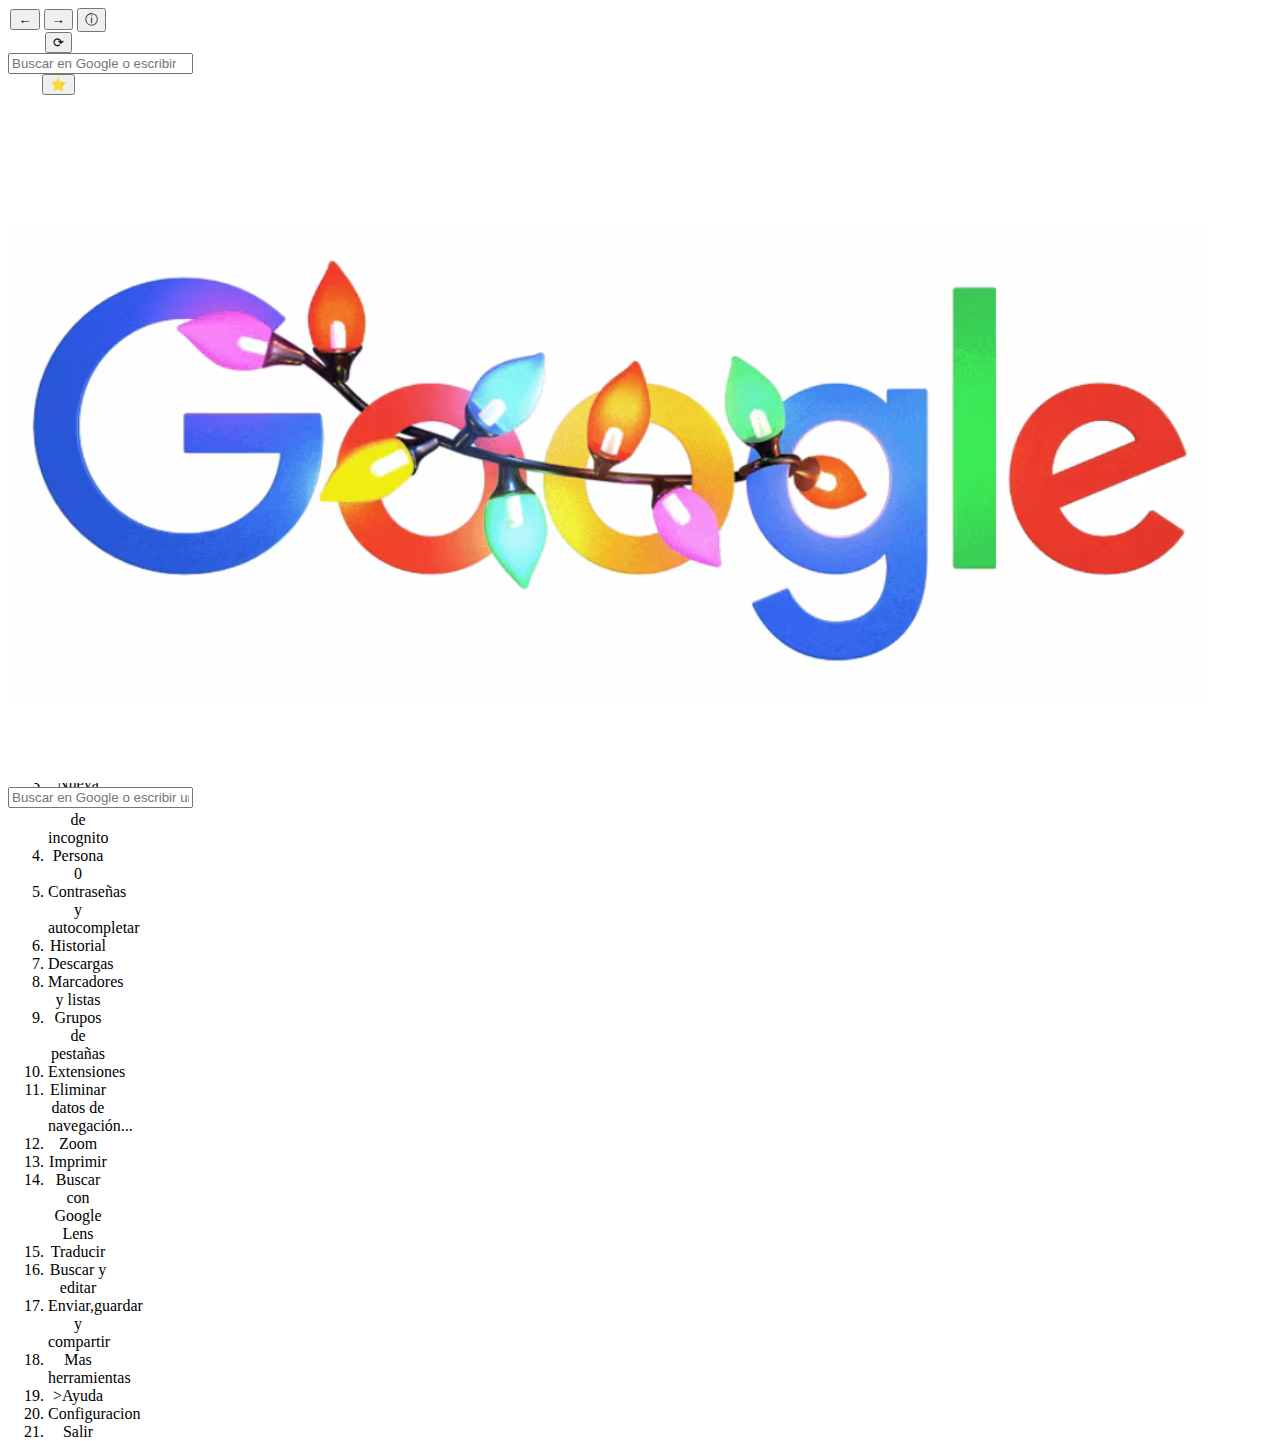
<file: apps/index.html>
<!DOCTYPE html>
<html lang="en">
<head>
    <meta charset="UTF-8">
    <meta name="viewport" content="width=device-width, initial=scale=1.0">
    <title>Google</title>
    <link rel="icon" href="../media/Images/Logo.ico" type="image/x-icon">

    <link rel="stylesheet" href="styles.css">
</head>
<body>
    <header>
        <nav>
                        
            <button>←</button>
            <button>→</button>
            <button>ⓘ</button>
        
        
            <button id="btn-recargar">⟳</button>  
        

        
        
        
        </contenedor>
        
        </nav>
    
        <input type="search" placeholder="Buscar en Google o escribir una URL    ">
        
        
        
        
        <nav class="menu-favorites">
            <button>⭐</button>
            <ol class="menu-desplegable">
               <li> Añadir esta pagina a favoritos</li>
               <li>  Gestionar favoritos </li>
               <li>  Mostrar barra de favoritos </li>
            </ol>
        </nav>
        
        <nav class="menu-user">
            <button>👤</button>
            <ol class="menu-users">
                <li>iniciar sesión en Chrome</li>
                <li> Contraseñas y autocompletar </li>
                <li> Personalizar perfil </li>
                <li>Añadir perfil de Chrome</li>
                <li>Perfil de invitado abierto</li>
                <li>Gestionar perfiles de Chrome</li>
            </ol>
        </nav>
        
        <nav class="menu-option">
            <button>⋮</button>
            <ol class="menu-options">
                <li>Nueva pestaña</li>
                <li> Nueva ventana</li>
                <li> Nueva ventana de incognito </li>
                <li>Persona 0</li>
                <li>Contraseñas y autocompletar</li>
                <li>Historial</li>
                <li>Descargas</li>
                <li> Marcadores y listas</li>
                <li>Grupos de pestañas </li>
                <li>Extensiones</li>
                <li>Eliminar datos de navegación...</li>
                <li>Zoom</li>
                <li>Imprimir</li>
                <li> Buscar con Google Lens</li>
                <li>Traducir</li>
                <li>Buscar y editar</li>
                <li>Enviar,guardar y compartir</li>
                <li>Mas herramientas</li>
                <li> >Ayuda</li>
                <li>Configuracion</li>
                <li>Salir</li>
            </ol>
        </nav>
        
        
        
            

    </header>
    
        
    <img src="../media/Images/Google.png" alt="Logo Google" class=" logo-abajo ">
    
    <input type="search-pr" placeholder="Buscar en Google o escribir una URL  ">
    
    
    
    <script src="script.js"></script>       

</body>
</html>
</file>
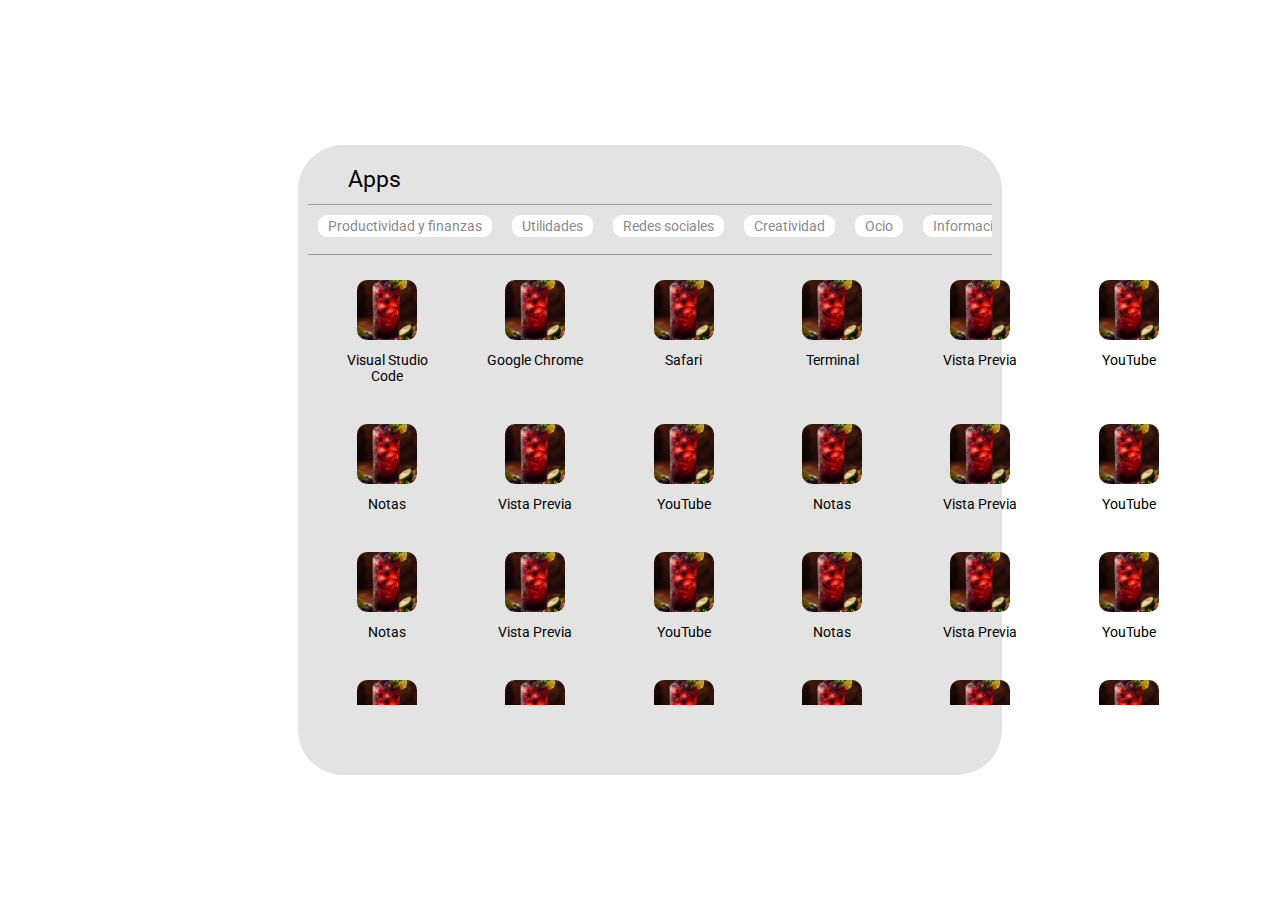
<file: apps/apps.html>
<!DOCTYPE html>
<html lang="en">
    <head>
        <meta charset="UTF-8">
        <meta name="viewport" content="width=device-width, initial-scale=1.0">
        <title>Apps</title>
        <link rel="stylesheet" href="apps.css">
        <link rel="preconnect" href="https://fonts.googleapis.com">
        <link rel="preconnect" href="https://fonts.gstatic.com" crossorigin>
        <link href="https://fonts.googleapis.com/css2?family=Roboto:ital,wght@0,100..900;1,100..900&display=swap" rel="stylesheet">
    </head>
    <body>
        <section class="contenedor-principal">
            <section class="contenedor-principal_apps">
                <div class="contenedor-encabezado_apps">
                    <!-- icono -->
                     <h1>Apps</h1>
                </div>

                <div class="contenedor-apps_usuario">
                    <nav class="navbar">
                        <ul>
                            <li><a href="">Productividad y finanzas</a></li>
                            <li><a href="">Utilidades</a></li>
                            <li><a href="">Redes sociales</a></li>
                            <li><a href="">Creatividad</a></li>
                            <li><a href="">Ocio</a></li>
                            <li><a href="">Informacion y lectura</a></li>
                            <li><a href="">Viajes</a></li>
                            <li><a href="">Juegos</a></li>
                            <li><a href="">Educacion</a></li>
                            <li><a href="">Otros</a></li>
                        </ul>
                    </nav>
                </div>

                <div class="contenedor-apps_descargadas">
                    <article>
                        <img src="./Copia de 3.jpg" alt="">
                        <span>Visual Studio Code</span>
                    </article>
                    <article>
                        <img src="./Copia de 3.jpg" alt="">
                        <span>Google Chrome</span>
                    </article>
                    <article>
                        <img src="./Copia de 3.jpg" alt="">
                        <span>Safari</span>
                    </article>
                    <article>
                        <img src="./Copia de 3.jpg" alt="">
                        <span>Terminal</span>
                    </article>
                    <article>
                        <img src="./Copia de 3.jpg" alt="">
                        <span>Vista Previa</span>
                    </article>
                    <article>
                        <img src="./Copia de 3.jpg" alt="">
                        <span>YouTube</span>
                    </article>
                    <article>
                        <img src="./Copia de 3.jpg" alt="">
                        <span>Notas</span>
                    </article>
                    <article>
                        <img src="./Copia de 3.jpg" alt="">
                        <span>Vista Previa</span>
                    </article>
                    <article>
                        <img src="./Copia de 3.jpg" alt="">
                        <span>YouTube</span>
                    </article>
                    <article>
                        <img src="./Copia de 3.jpg" alt="">
                        <span>Notas</span>
                    </article>
                    <article>
                        <img src="./Copia de 3.jpg" alt="">
                        <span>Vista Previa</span>
                    </article>
                    <article>
                        <img src="./Copia de 3.jpg" alt="">
                        <span>YouTube</span>
                    </article>
                    <article>
                        <img src="./Copia de 3.jpg" alt="">
                        <span>Notas</span>
                    </article>
                    <article>
                        <img src="./Copia de 3.jpg" alt="">
                        <span>Vista Previa</span>
                    </article>
                    <article>
                        <img src="./Copia de 3.jpg" alt="">
                        <span>YouTube</span>
                    </article>
                    <article>
                        <img src="./Copia de 3.jpg" alt="">
                        <span>Notas</span>
                    </article>
                    <article>
                        <img src="./Copia de 3.jpg" alt="">
                        <span>Vista Previa</span>
                    </article>
                    <article>
                        <img src="./Copia de 3.jpg" alt="">
                        <span>YouTube</span>
                    </article>
                    <article>
                        <img src="./Copia de 3.jpg" alt="">
                        <span>Notas</span>
                    </article>
                    <article>
                        <img src="./Copia de 3.jpg" alt="">
                        <span>YouTube</span>
                    </article>
                    <article>
                        <img src="./Copia de 3.jpg" alt="">
                        <span>Notas</span>
                    </article>
                    <article>
                        <img src="./Copia de 3.jpg" alt="">
                        <span>YouTube</span>
                    </article>
                    <article>
                        <img src="./Copia de 3.jpg" alt="">
                        <span>Notas</span>
                    </article>
                    <article>
                        <img src="./Copia de 3.jpg" alt="">
                        <span>Vista Previa</span>
                    </article>
                    <article>
                        <img src="./Copia de 3.jpg" alt="">
                        <span>YouTube</span>
                    </article>
                    <article>
                        <img src="./Copia de 3.jpg" alt="">
                        <span>Notas</span>
                    </article>
                    <article>
                        <img src="./Copia de 3.jpg" alt="">
                        <span>YouTube</span>
                    </article>
                    <article>
                        <img src="./Copia de 3.jpg" alt="">
                        <span>Notas</span>
                    </article>
                    <article>
                        <img src="./Copia de 3.jpg" alt="">
                        <span>YouTube</span>
                    </article>
                    <article>
                        <img src="./Copia de 3.jpg" alt="">
                        <span>Notas</span>
                    </article>
                    <article>
                        <img src="./Copia de 3.jpg" alt="">
                        <span>Vista Previa</span>
                    </article>
                    <article>
                        <img src="./Copia de 3.jpg" alt="">
                        <span>YouTube</span>
                    </article>
                    <article>
                        <img src="./Copia de 3.jpg" alt="">
                        <span>Notas</span>
                    </article>
                    <article>
                        <img src="./Copia de 3.jpg" alt="">
                        <span>YouTube</span>
                    </article>
                    <article>
                        <img src="./Copia de 3.jpg" alt="">
                        <span>Notas</span>
                    </article>
                    <article>
                        <img src="./Copia de 3.jpg" alt="">
                        <span>YouTube</span>
                    </article>
                    <article>
                        <img src="./Copia de 3.jpg" alt="">
                        <span>Notas</span>
                    </article>
                    <article>
                        <img src="./Copia de 3.jpg" alt="">
                        <span>Vista Previa</span>
                    </article>
                    <article>
                        <img src="./Copia de 3.jpg" alt="">
                        <span>YouTube</span>
                    </article>
                    <article>
                        <img src="./Copia de 3.jpg" alt="">
                        <span>Notas</span>
                    </article>
                    <article>
                        <img src="./Copia de 3.jpg" alt="">
                        <span>YouTube</span>
                    </article>
                    <article>
                        <img src="./Copia de 3.jpg" alt="">
                        <span>Notas</span>
                    </article>
                    
                </div>
            </section>
        </section>
    </body>
</html>
</file>
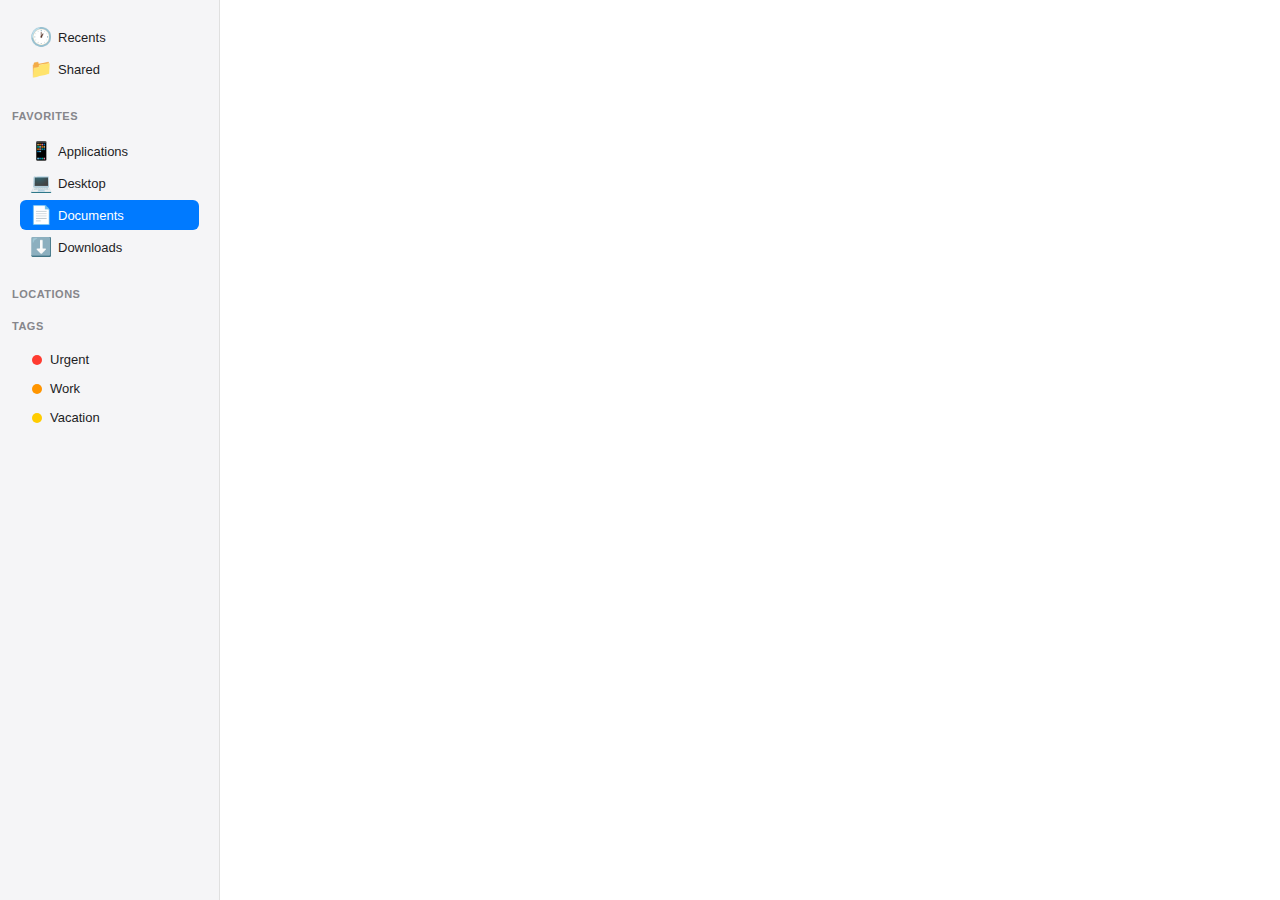
<file: app/finder/finder.html>
<!DOCTYPE html>
<html lang="es">
<head>
    <meta charset="UTF-8">
    <meta name="viewport" content="width=device-width, initial-scale=1.0">
    <link rel="icon" type="image/png" href="img/finder-icon.png">
    <title>Finder</title>
    <link rel="stylesheet" href="styles_finder.css">
</head>
<body>
    <div class="finder-window">
        <!-- Sidebar -->
        <aside class="sidebar">
            <div class="sidebar-section">
                <div class="sidebar-item">
                    <span class="sidebar-item-icon">🕐</span>
                    <span>Recents</span>
                </div>
                <div class="sidebar-item">
                    <span class="sidebar-item-icon">📁</span>
                    <span>Shared</span>
                </div>
            </div>

            <div class="sidebar-section-title">Favorites</div>
            <div class="sidebar-section">
                <div class="sidebar-item">
                    <span class="sidebar-item-icon">📱</span>
                    <span>Applications</span>
                </div>
                <div class="sidebar-item">
                    <span class="sidebar-item-icon">💻</span>
                    <span>Desktop</span>
                </div>
                <div class="sidebar-item active">
                    <span class="sidebar-item-icon">📄</span>
                    <span>Documents</span>
                </div>
                <div class="sidebar-item">
                    <span class="sidebar-item-icon">⬇️</span>
                    <span>Downloads</span>
                </div>
            </div>

            <div class="sidebar-section-title">Locations</div>

            <div class="sidebar-section-title">Tags</div>
            <div class="sidebar-section">
                <div class="sidebar-item">
                    <span class="tag-dot" style="background: #ff3b30;"></span>
                    <span>Urgent</span>
                </div>
                <div class="sidebar-item">
                    <span class="tag-dot" style="background: #ff9500;"></span>
                    <span>Work</span>
                </div>
                <div class="sidebar-item">
                    <span class="tag-dot" style="background: #ffcc00;"></span>
                    <span>Vacation</span>
                </div>
            </div>
        </aside>
    </div>
</body>
</html>
</file>
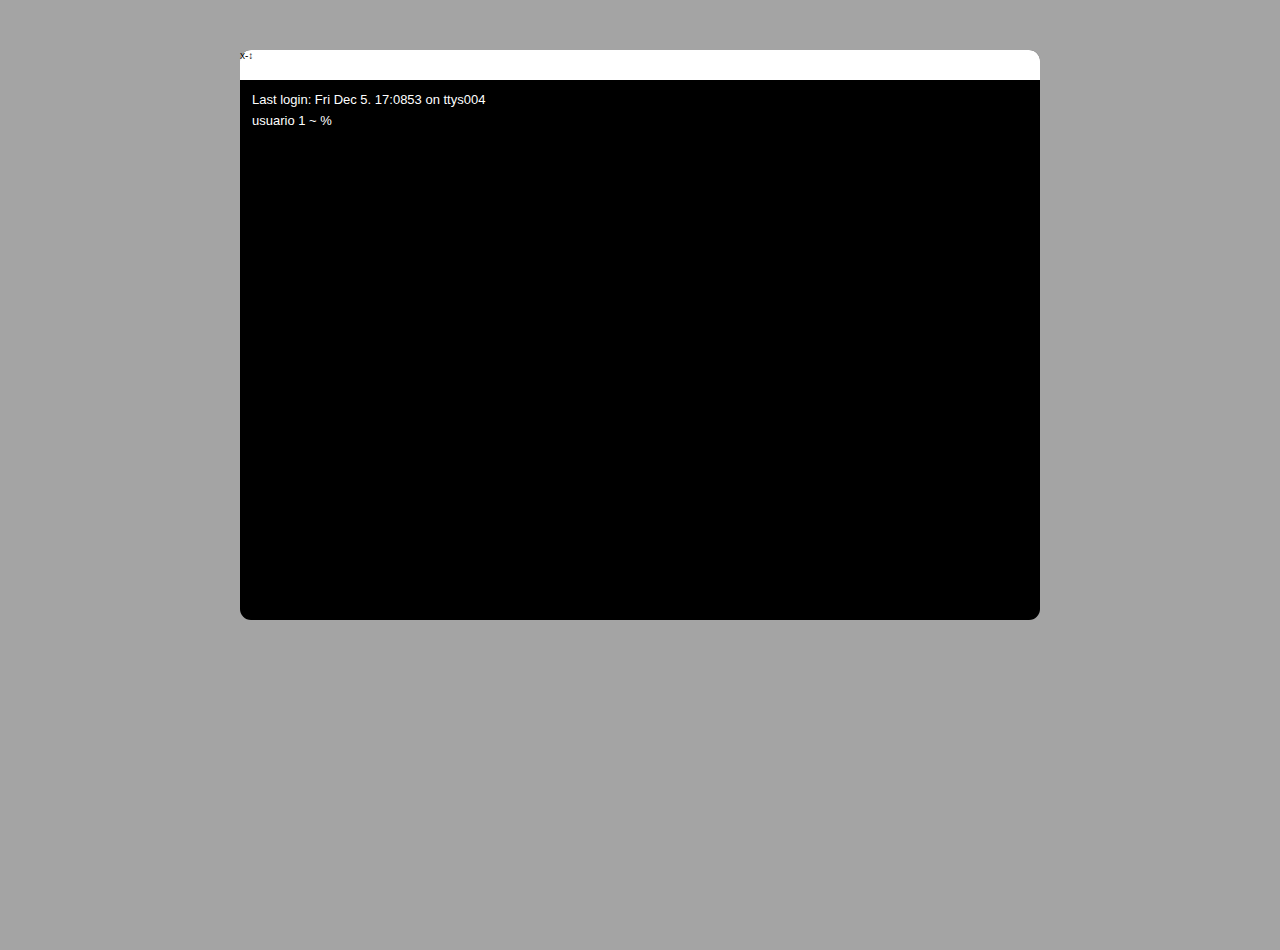
<file: apps/cesar/terminal.html>
<!DOCTYPE html>
<html lang="en">
    <head>
        <meta charset="UTF-8">
        <meta name="viewport" content="width=device-width, initial-scale=1.0">
        <title>Terminal</title>
        <link rel="stylesheet" href="./terminal.css">
    </head>
    <body>
        <main>
            <section class="contenedor-principal-terminal">
                <div class="contenedor-barra-terminal">
                    <div class="btn cerrar">
                        <span class="icono">x</span>
                    </div>
                    <div class="btn minimizar">
                        <span class="icono">-</span>
                    </div>
                    <div class="btn maximizar">
                        <span class="icono">↕</span>
                    </div>
                </div>

                <div class="contenedor-terminal">
                    <div class="contenedor-int-terminal">
                        <span>Last login: Fri Dec   5. 17:0853 on ttys004</span>
                        <div>
                            <span>usuario 1 ~ %</span><input type="text">
                        </div>
                    </div>
                </div>
            </section>
        </main> 
    </body>
</html>
</file>
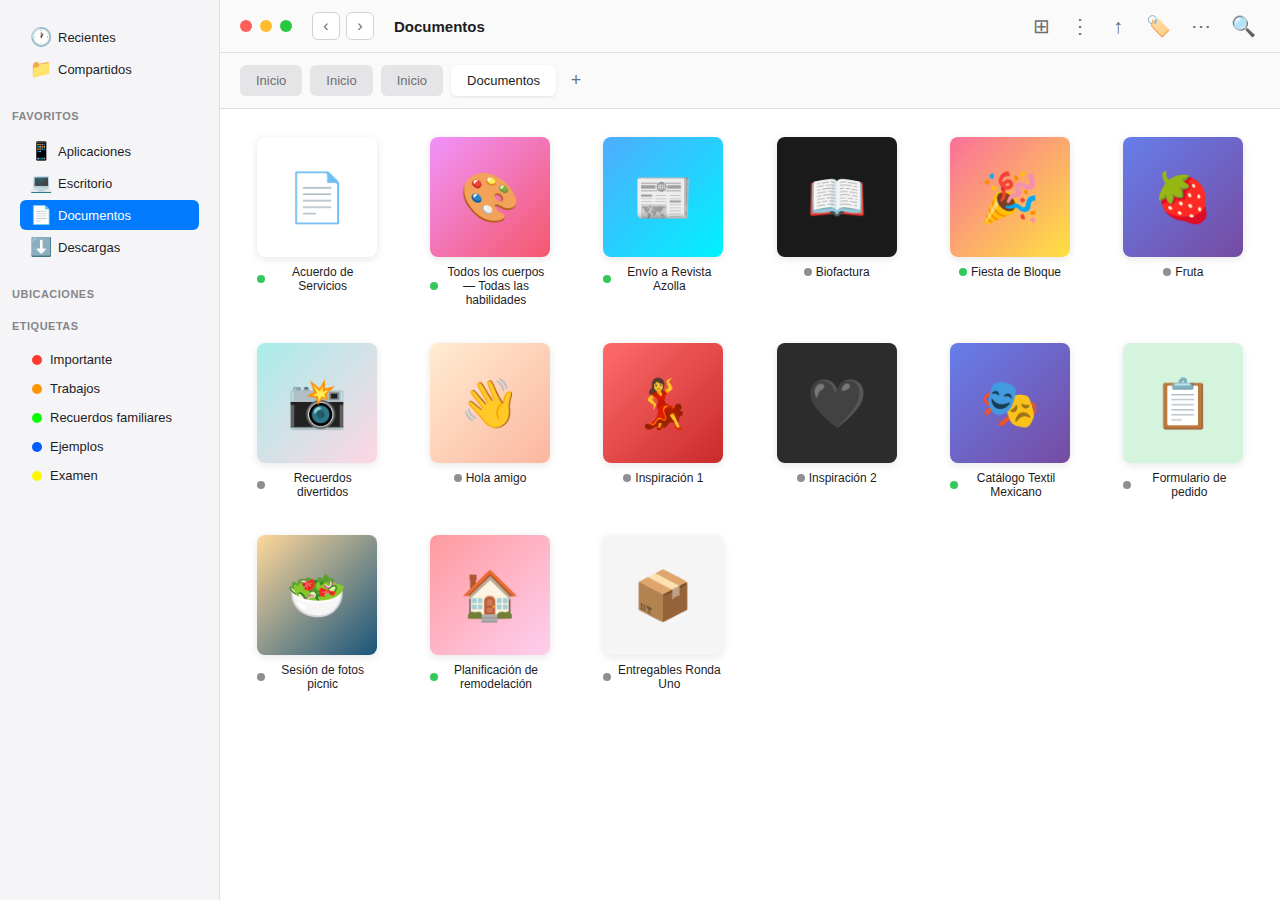
<file: apps/finder/finder.html>
<!DOCTYPE html>
<html lang="es">
<head>
    <meta charset="UTF-8">
    <meta name="viewport" content="width=device-width, initial-scale=1.0">
    <link rel="icon" type="image/png" href="img/finder-icon.png">
    <title>Finder</title>
    <link rel="stylesheet" href="styles_finder.css">
</head>
<body>
    <div class="finder-window">
    <aside class="sidebar">
            <div class="sidebar-section">
                <div class="sidebar-item">
                    <span class="sidebar-item-icon">🕐</span>
                    <span>Recientes</span>
                </div>
                <div class="sidebar-item">
                    <span class="sidebar-item-icon">📁</span>
                    <span>Compartidos</span>
                </div>
            </div>
        <div class="sidebar-section-title">Favoritos</div>
            <div class="sidebar-section">
                <div class="sidebar-item">
                    <span class="sidebar-item-icon">📱</span>
                    <span>Aplicaciones</span>
                </div>
                <div class="sidebar-item">
                    <span class="sidebar-item-icon">💻</span>
                    <span>Escritorio</span>
                </div>
                <div class="sidebar-item active">
                    <span class="sidebar-item-icon">📄</span>
                    <span>Documentos</span>
                </div>
                <div class="sidebar-item">
                    <span class="sidebar-item-icon">⬇️</span>
                    <span>Descargas</span>
                </div>
        </div>

        <div class="sidebar-section-title">Ubicaciones</div>

            <div class="sidebar-section-title">Etiquetas</div>
            <div class="sidebar-section">
                <div class="sidebar-item">
                    <span class="tag-dot" style="background: #ff3b30;"></span>
                    <span>Importante</span>
                </div>
                <div class="sidebar-item">
                    <span class="tag-dot" style="background: #ff9500;"></span>
                    <span>Trabajos</span>
                </div>
                <div class="sidebar-item">
                    <span class="tag-dot" style="background: #09ff00;"></span>
                    <span>Recuerdos familiares</span>
                </div>
                <div class="sidebar-item">
                    <span class="tag-dot" style="background: #005eff;"></span>
                    <span>Ejemplos</span>
                </div>
                <div class="sidebar-item">
                    <span class="tag-dot" style="background: #fff700;"></span>
                    <span>Examen</span>
                </div>
        </div>
    </aside>
    <main class="main-content">
    <div class="toolbar">
            <div class="traffic-lights">
                    <div class="traffic-light red"></div>
                    <div class="traffic-light yellow"></div>
                    <div class="traffic-light green"></div>
            </div>
                <div class="nav-buttons">
                    <button class="nav-button">‹</button>
                    <button class="nav-button">›</button>
                </div>
            <div class="toolbar-title">Documentos</div>
            <div class="toolbar-actions">
                    <button class="toolbar-button" title="Vista de cuadrícula">⊞</button>
                    <button class="toolbar-button" title="Vista de lista">⋮</button>
                    <button class="toolbar-button" title="Compartir">↑</button>
                    <button class="toolbar-button" title="Etiquetas">🏷️</button>
                    <button class="toolbar-button" title="Más">⋯</button>
                    <button class="toolbar-button" title="Buscar">🔍</button>
            </div>
        </div>
        <div class="tabs">
            <div class="tab">Inicio</div>
            <div class="tab">Inicio</div>
            <div class="tab">Inicio</div>
            <div class="tab active">Documentos</div>
            <button class="tab-add" title="Nueva pestaña">+</button>
        </div>
        <div class="file-grid">
                <div class="file-item">
                    <div class="file-thumbnail" style="background: white;">📄</div>
                    <div class="file-name">
                        <span class="file-status status-green"></span>
                        Acuerdo de Servicios
                    </div>
                </div>
                <div class="file-item">
                    <div class="file-thumbnail" style="background: linear-gradient(135deg, #f093fb 0%, #f5576c 100%);">🎨</div>
                    <div class="file-name">
                        <span class="file-status status-green"></span>
                        Todos los cuerpos — Todas las habilidades
                    </div>
                </div>
                <div class="file-item">
                    <div class="file-thumbnail" style="background: linear-gradient(135deg, #4facfe 0%, #00f2fe 100%);">📰</div>
                    <div class="file-name">
                        <span class="file-status status-green"></span>
                        Envío a Revista Azolla
                    </div>
                </div>
                <div class="file-item">
                    <div class="file-thumbnail" style="background: #1a1a1a;">📖</div>
                    <div class="file-name">
                        <span class="file-status status-gray"></span>
                        Biofactura
                    </div>
                </div>
                <div class="file-item">
                    <div class="file-thumbnail" style="background: linear-gradient(135deg, #fa709a 0%, #fee140 100%);">🎉</div>
                    <div class="file-name">
                        <span class="file-status status-green"></span>
                        Fiesta de Bloque
                    </div>
                </div>
                <div class="file-item">
                    <div class="file-thumbnail" style="background: linear-gradient(135deg, #667eea 0%, #764ba2 100%);">🍓</div>
                    <div class="file-name">
                        <span class="file-status status-gray"></span>
                        Fruta
                    </div>
                </div>
                <div class="file-item">
                    <div class="file-thumbnail" style="background: linear-gradient(135deg, #a8edea 0%, #fed6e3 100%);">📸</div>
                    <div class="file-name">
                        <span class="file-status status-gray"></span>
                        Recuerdos divertidos
                    </div>
                </div>
                <div class="file-item">
                    <div class="file-thumbnail" style="background: linear-gradient(135deg, #ffecd2 0%, #fcb69f 100%);">👋</div>
                    <div class="file-name">
                        <span class="file-status status-gray"></span>
                        Hola amigo
                    </div>
                </div>
                <div class="file-item">
                    <div class="file-thumbnail" style="background: linear-gradient(135deg, #ff6b6b 0%, #c92a2a 100%);">💃</div>
                    <div class="file-name">
                        <span class="file-status status-gray"></span>
                        Inspiración 1
                    </div>
                </div>
                <div class="file-item">
                    <div class="file-thumbnail" style="background: #2c2c2c;">🖤</div>
                    <div class="file-name">
                        <span class="file-status status-gray"></span>
                        Inspiración 2
                    </div>
                </div>
                <div class="file-item">
                    <div class="file-thumbnail" style="background: linear-gradient(135deg, #667eea 0%, #764ba2 100%);">🎭</div>
                    <div class="file-name">
                        <span class="file-status status-green"></span>
                        Catálogo Textil Mexicano
                    </div>
                </div>
                <div class="file-item">
                    <div class="file-thumbnail" style="background: #d4f4dd;">📋</div>
                    <div class="file-name">
                        <span class="file-status status-gray"></span>
                        Formulario de pedido
                    </div>
                </div>
                <div class="file-item">
                    <div class="file-thumbnail" style="background: linear-gradient(135deg, #ffd89b 0%, #19547b 100%);">🥗</div>
                    <div class="file-name">
                        <span class="file-status status-gray"></span>
                        Sesión de fotos picnic
                    </div>
                </div>
                <div class="file-item">
                    <div class="file-thumbnail" style="background: linear-gradient(135deg, #ff9a9e 0%, #fecfef 100%);">🏠</div>
                    <div class="file-name">
                        <span class="file-status status-green"></span>
                        Planificación de remodelación
                    </div>
                </div>
                <div class="file-item">
                    <div class="file-thumbnail" style="background: #f5f5f5;">📦</div>
                    <div class="file-name">
                        <span class="file-status status-gray"></span>
                        Entregables Ronda Uno
                    </div>
                </div>
            </div>
        </main>
    </div>
</body>
</html>
</file>
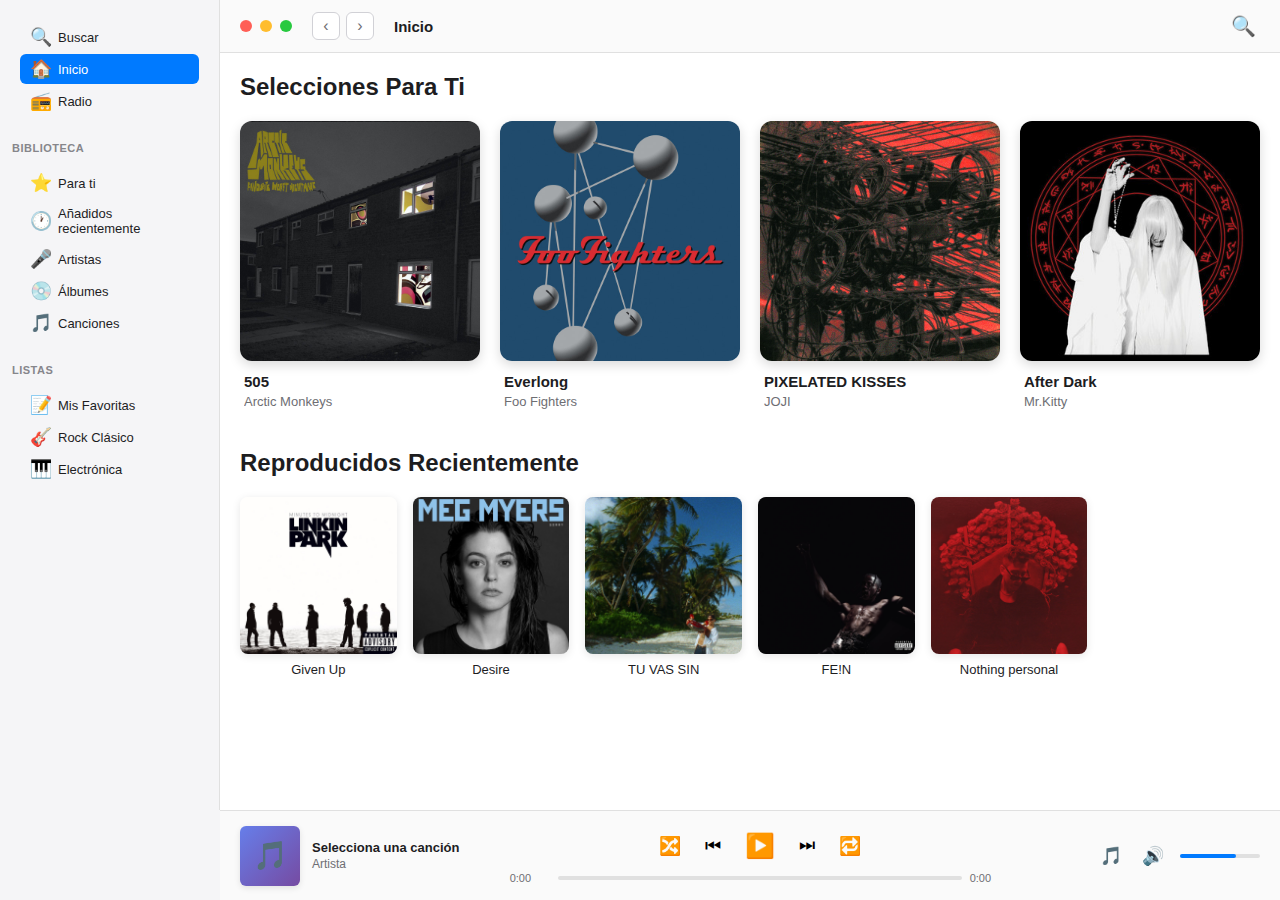
<file: apps/music/music.html>
<!DOCTYPE html>
<html lang="es">
<head>
    <meta charset="UTF-8">
    <meta name="viewport" content="width=device-width, initial-scale=1.0">
    <link rel="icon" type="image/png" href="img/music-icon.png">
    <title>Music</title>
    <link rel="stylesheet" href="styles_music.css">
</head>
<body>
    <div class="music-window">
        <!-- Sidebar -->
        <aside class="sidebar">
            <div class="sidebar-section">
                <div class="sidebar-item">
                    <span class="sidebar-item-icon">🔍</span>
                    <span>Buscar</span>
                </div>
                <div class="sidebar-item active">
                    <span class="sidebar-item-icon">🏠</span>
                    <span>Inicio</span>
                </div>
                <div class="sidebar-item">
                    <span class="sidebar-item-icon">📻</span>
                    <span>Radio</span>
                </div>
            </div>

            <div class="sidebar-section-title">Biblioteca</div>
            <div class="sidebar-section">
                <div class="sidebar-item">
                    <span class="sidebar-item-icon">⭐</span>
                    <span>Para ti</span>
                </div>
                <div class="sidebar-item">
                    <span class="sidebar-item-icon">🕐</span>
                    <span>Añadidos recientemente</span>
                </div>
                <div class="sidebar-item">
                    <span class="sidebar-item-icon">🎤</span>
                    <span>Artistas</span>
                </div>
                <div class="sidebar-item">
                    <span class="sidebar-item-icon">💿</span>
                    <span>Álbumes</span>
                </div>
                <div class="sidebar-item">
                    <span class="sidebar-item-icon">🎵</span>
                    <span>Canciones</span>
                </div>
            </div>

            <div class="sidebar-section-title">Listas</div>
            <div class="sidebar-section">
                <div class="sidebar-item">
                    <span class="sidebar-item-icon">📝</span>
                    <span>Mis Favoritas</span>
                </div>
                <div class="sidebar-item">
                    <span class="sidebar-item-icon">🎸</span>
                    <span>Rock Clásico</span>
                </div>
                <div class="sidebar-item">
                    <span class="sidebar-item-icon">🎹</span>
                    <span>Electrónica</span>
                </div>
            </div>
        </aside>

        <!-- Main Content -->
        <main class="main-content">
            <!-- Toolbar -->
            <div class="toolbar">
                <div class="traffic-lights">
                    <div class="traffic-light red"></div>
                    <div class="traffic-light yellow"></div>
                    <div class="traffic-light green"></div>
                </div>
                <div class="nav-buttons">
                    <button class="nav-button">‹</button>
                    <button class="nav-button">›</button>
                </div>
                <div class="toolbar-title">Inicio</div>
                <div class="toolbar-actions">
                    <button class="toolbar-button" title="Buscar">🔍</button>
                </div>
            </div>

            <!-- Content Area -->
            <div class="content-area">
                <div class="section">
                    <h2 class="section-title">Selecciones Para Ti</h2>
                    <div class="albums-grid">

                        <div class="album-card" data-song='{"title": "505", "artist": "Arctic Monkeys", "duration": "4:13", "file": "music/505.mp3"}'>
                            <div class="album-cover">
                                <img src="img/505.jpeg" alt="Arctic Monkeys">
                            </div>
                            <div class="album-info">
                                <div class="album-title">505</div>
                                <div class="album-artist">Arctic Monkeys</div>
                            </div>
                        </div>

                        <div class="album-card" data-song='{"title": "Everlong", "artist": "Foo Fighters", "duration": "4:10", "file": "music/Everlong.mp3"}'>
                            <div class="album-cover">
                                <img src="img/everlong.jpeg" alt="Foo Fighters">
                            </div>
                            <div class="album-info">
                                <div class="album-title">Everlong</div>
                                <div class="album-artist">Foo Fighters</div>
                            </div>
                        </div>

                        <div class="album-card" data-song='{"title": "PIXELATED KISSES", "artist": "joji", "duration": "1:51", "file": "music/PIXELATED KISSES.mp3"}'>
                            <div class="album-cover">
                                <img src="img/pixelated_kisses.jpeg" alt="Future">
                            </div>
                            <div class="album-info">
                                <div class="album-title">PIXELATED KISSES</div>
                                <div class="album-artist">JOJI</div>
                            </div>
                        </div>

                        <!-- Gesaffelstein -->
                        <div class="album-card" data-song='{"title": "Afther Dark", "artist": "Mr.Kitty", "duration": "4:18", "file": "music/After Dark.mp3"}'>
                            <div class="album-cover">
                                <img src="img/after_dark.jpeg" alt="Gesaffelstein">
                            </div>
                            <div class="album-info">
                                <div class="album-title">After Dark</div>
                                <div class="album-artist">Mr.Kitty</div>
                            </div>
                        </div>

                    </div>
                </div>

                <div class="section">
                    <h2 class="section-title">Reproducidos Recientemente</h2>
                    <div class="recent-grid">
                        
                        <div class="recent-card" data-song='{"title": "Given up", "artist": "Linkin Park", "duration": "3:10", "file": "music/Given Up.mp3"}'>
                            <div class="recent-cover">
                                <img src="img/given_up.jpeg" alt="Linkin Park">
                            </div>
                            <div class="recent-title">Given Up</div>
                        </div>

                        <div class="recent-card" data-song='{"title": "Desire", "artist": "Meg Myers", "duration": "4:44", "file": "music/Desire.mp3"}'>
                            <div class="recent-cover">
                                <img src="img/desire.jpeg" alt="Meg Myers">
                            </div>
                            <div class="recent-title">Desire</div>
                        </div>

                        <div class="recent-card" data-song='{"title": "TU VAS SIN", "artist": "Rels b", "duration": "1:51", "file": "music/TU VAS SIN.mp3"}'>
                            <div class="recent-cover">
                                <img src="img/tu_vas_sin.jpeg" alt="Rels b">
                            </div>
                            <div class="recent-title">TU VAS SIN</div>
                        </div>

                        <div class="recent-card" data-song='{"title": "FE!N", "artist": "Travis Scott", "duration": "3:48", "file": "music/FE!N.mp3"}'>
                            <div class="recent-cover">
                                <img src="img/fein.jpeg" alt="Travis Scott">
                            </div>
                            <div class="recent-title">FE!N</div>
                        </div>

                        <div class="recent-card" data-song='{"title": "Nothing personal", "artist": "Des rocs", "duration": "4:15", "file": "music/Nothing personal.mp3"}'>
                            <div class="recent-cover">
                                <img src="img/nothing_personal.jpeg" alt="Des rocs">
                            </div>
                            <div class="recent-title">Nothing personal</div>
                        </div>
                    </div>
                </div>
            </div>

            <div class="player">
                <div class="player-left">
                    <div class="now-playing-cover">
                        <span class="now-playing-emoji">🎵</span>
                    </div>
                    <div class="now-playing-info">
                        <div class="now-playing-title">Selecciona una canción</div>
                        <div class="now-playing-artist">Artista</div>
                    </div>
                </div>

                <div class="player-center">
                    <div class="player-controls">
                        <button class="control-button" id="shuffle">🔀</button>
                        <button class="control-button" id="prev">⏮</button>
                        <button class="control-button play-button" id="playPause">▶️</button>
                        <button class="control-button" id="next">⏭</button>
                        <button class="control-button" id="repeat">🔁</button>
                    </div>
                    <div class="progress-bar">
                        <span class="time-current">0:00</span>
                        <div class="progress-track">
                            <div class="progress-fill"></div>
                        </div>
                        <span class="time-total">0:00</span>
                    </div>
                </div>

                <div class="player-right">
                    <button class="control-button">🎵</button>
                    <button class="control-button">🔊</button>
                    <div class="volume-slider">
                        <div class="volume-fill"></div>
                    </div>
                </div>
            </div>

            <audio id="audioPlayer"></audio>
        </main>
    </div>

    <script src="music.js"></script>
</body>
</html>
</file>
<file: apps/styles.css>
header{
    width: 100px;
    height: 100px;
    text-align:center;

}
</file>
<file: apps/apps.css>
* {
    margin: 0;
    padding: 0;
    box-sizing: border-box;
}
html {
    font-size: 62.5%;
}
 body {
    display: flex;
    justify-content: center;
    align-items: center;
    min-height: 100vh;
    font-family: "Roboto", sans-serif;
    font-optical-sizing: auto;
    font-variation-settings: "wdth" 100;
    font-style: normal;
}
/* ----------------------------------- */

.contenedor-principal {
    width: 55%;             
    max-width: 900px;      
    height: 630px;
    margin: 5rem auto;       
    border-radius: 20px;
}

.contenedor-principal_apps {
    width: 100%;
    height: 630px;
    background-color: rgba(207, 206, 206, 0.573);
    padding: 1rem;
    margin: 1rem;
    border-radius: 45px;
}
.contenedor-encabezado_apps {
    width: 100%;
    height: 5rem;
    display: flex;
    justify-content: start;
    align-items: center;
    padding: 0 4rem;
    border-bottom: 1px solid rgb(154, 153, 153);
}
.contenedor-encabezado_apps h1 {
    font-size: 2.3rem;
    font-weight: 400;
}
/* -------------------------------------- */
.contenedor-apps_usuario {
    width: 100%;
    height: 5rem;
   border-bottom: 1px solid rgb(154, 153, 153);
}
.contenedor-apps_usuario .navbar {
    width: 100%;
}

.contenedor-apps_usuario .navbar ul {
    width: 100%;
    display: flex;
    justify-content: start;
    align-items: center;
    padding: 1rem;
    font-size: 1.4rem; 
    list-style: none;
    overflow-x: auto; 
    white-space: nowrap; 
}
.contenedor-apps_usuario .navbar ul::-webkit-scrollbar {
    display: none;
}
.contenedor-apps_usuario .navbar ul li {
    background-color: #fff;
    border-radius: 9px;
    margin-right: 2rem;
    padding: 0.3rem 1rem;
}
.contenedor-apps_usuario .navbar ul a {
    text-decoration: none;
    list-style: none;
    color: #3d3c3ca2;
}
/*--------------------------------------------------  */

 .contenedor-apps_descargadas {
    width: 90%;
    min-width: 900px;
    margin: 0 auto;
    border-radius: 2rem;
    height: 450px;
    display: grid;
    grid-template-columns: repeat(auto-fill, minmax(120px, 1fr));
    gap: 1rem;
    padding: 1rem;
    max-height: 750px; 
    overflow-y: auto;
    overflow-x: hidden;  
}

.contenedor-apps_descargadas::-webkit-scrollbar {
    width: 6px;                
    background-color: transparent; 
}
.contenedor-apps_descargadas::-webkit-scrollbar-track {
    background: transparent;
}
.contenedor-apps_descargadas::-webkit-scrollbar-thumb {
    background-color: transparent;
    border-radius: 10px;
    transition: background-color 0.3s ease;
}
.contenedor-apps_descargadas:hover::-webkit-scrollbar-thumb {
    background-color: #555; 
}
.contenedor-apps_descargadas article:hover {
    transform: scale(1.1);
}

.contenedor-apps_descargadas article {
    border-radius: 10px;
    padding: 15px;
    text-align: center;
    transition: 0.2s ease;
}
.contenedor-apps_descargadas img {
    width: 60px;
    height: 60px;
    object-fit: cover;
    border-radius: 10px;
    margin-bottom: 10px;
}
.contenedor-apps_descargadas span {
    display: block;
    font-size: 1.4rem;
    color: #000;
}
</file>
<file: app/finder/styles_finder.css>
* {
    margin: 0;
    padding: 0;
    box-sizing: border-box;
}

body {
    font-family: -apple-system, BlinkMacSystemFont, "Segoe UI", Roboto, "Helvetica Neue", Arial, sans-serif;
    background: #f5f5f7;
    overflow: hidden;
    height: 100vh;
}

/* Contenedor principal del Finder */
.finder-window {
    display: flex;
    height: 100vh;
    background: white;
    overflow: hidden;
}

.sidebar {
    width: 220px;
    background: #f5f5f7;
    border-right: 1px solid #e0e0e0;
    display: flex;
    flex-direction: column;
    padding: 12px 0;
    overflow-y: auto;
}

.sidebar-section {
    padding: 8px 12px;
}

.sidebar-section-title {
    font-size: 11px;
    font-weight: 600;
    color: #86868b;
    text-transform: uppercase;
    letter-spacing: 0.5px;
    padding: 8px 12px 4px;
    margin-top: 8px;
}

.sidebar-item {
    display: flex;
    align-items: center;
    padding: 6px 12px;
    margin: 2px 8px;
    border-radius: 6px;
    cursor: pointer;
    transition: background 0.15s ease;
    font-size: 13px;
    color: #1d1d1f;
    user-select: none;
}

.sidebar-item:hover {
    background: #e5e5e7;
}

.sidebar-item.active {
    background: #007aff;
    color: white;
}

.sidebar-item-icon {
    width: 18px;
    height: 18px;
    margin-right: 8px;
    font-size: 18px;
    display: flex;
    align-items: center;
    justify-content: center;
}

.tag-dot {
    width: 10px;
    height: 10px;
    border-radius: 50%;
    margin-right: 8px;
    flex-shrink: 0;
}
.main-content {
    flex: 1;
    display: flex;
    flex-direction: column;
    background: white;
    overflow: hidden;
}
.toolbar {
    display: flex;
    align-items: center;
    padding: 10px 20px;
    border-bottom: 1px solid #e0e0e0;
    background: #fafafa;
    min-height: 52px;
}

.traffic-lights {
    display: flex;
    gap: 8px;
    margin-right: 20px;
}

.traffic-light {
    width: 12px;
    height: 12px;
    border-radius: 50%;
    cursor: pointer;
    transition: opacity 0.2s ease;
}

.traffic-light:hover {
    opacity: 0.8;
}

.traffic-light.red {
    background: #ff5f56;
}

.traffic-light.yellow {
    background: #ffbd2e;
}

.traffic-light.green {
    background: #27c93f;
}

.nav-buttons {
    display: flex;
    gap: 6px;
    margin-right: 20px;
}

.nav-button {
    width: 28px;
    height: 28px;
    border-radius: 6px;
    border: 1px solid #d1d1d6;
    background: white;
    display: flex;
    align-items: center;
    justify-content: center;
    cursor: pointer;
    font-size: 16px;
    color: #6e6e73;
    transition: all 0.15s ease;
}

.nav-button:hover {
    background: #f5f5f7;
    border-color: #b8b8bd;
}

.nav-button:active {
    background: #e5e5e7;
}

.toolbar-title {
    font-size: 15px;
    font-weight: 600;
    color: #1d1d1f;
    flex: 1;
}

.toolbar-actions {
    display: flex;
    gap: 12px;
    align-items: center;
}

.toolbar-button {
    background: none;
    border: none;
    cursor: pointer;
    padding: 4px;
    display: flex;
    align-items: center;
    justify-content: center;
    gap: 4px;
    font-size: 20px;
    color: #6e6e73;
    transition: color 0.15s ease;
    min-width: 24px;
    min-height: 24px;
}

.toolbar-button:hover {
    color: #1d1d1f;
}
.tabs {
    display: flex;
    gap: 8px;
    padding: 12px 20px;
    background: #fafafa;
    border-bottom: 1px solid #e0e0e0;
    align-items: center;
    overflow-x: auto;
}

.tab {
    padding: 8px 16px;
    border-radius: 6px;
    background: #e5e5e7;
    font-size: 13px;
    color: #6e6e73;
    cursor: pointer;
    transition: all 0.15s ease;
    white-space: nowrap;
    user-select: none;
}

.tab:hover {
    background: #d1d1d6;
}

.tab.active {
    background: white;
    color: #1d1d1f;
    box-shadow: 0 1px 3px rgba(0, 0, 0, 0.1);
}

.tab-add {
    width: 24px;
    height: 24px;
    border-radius: 4px;
    background: none;
    border: none;
    cursor: pointer;
    font-size: 18px;
    color: #6e6e73;
    display: flex;
    align-items: center;
    justify-content: center;
    transition: background 0.15s ease;
}

.tab-add:hover {
    background: #e5e5e7;
}
</file>
<file: apps/cesar/terminal.css>
* {
    margin: 0;
    padding: 0;
    box-sizing: border-box;
}
html {
    font-size: 62.5%;
}
 body {
    min-height: 100vh;
    font-family: "Roboto", sans-serif;
    font-optical-sizing: auto;
    font-variation-settings: "wdth" 100;
    font-style: normal;
    background-color: #a4a4a4;
}
.contenedor-principal-terminal {
    width: 60%;
    height: 570px;
    min-width: 800px;
    background-color: #000;
    margin: 0 auto;
    border-radius: 11px;
    margin-top: 50px;
}
.contenedor-barra-terminal {
    width: 100%;
    height: 30px;
    display: flex;
    justify-content: start;
    background-color: #fff;
    border-top-left-radius: 11px;
    border-top-right-radius: 11px;
}
.contenedor-barra-terminal button {
    width: 15px;
    height: 15px;
    display: flex;
    justify-content: center;
    align-items: center;
    margin: 6px 5px 0 5px;
    border-radius: 50%;
    border: 1px solid red;
    background-color: red;
}
.contenedor-barra-terminal .min {
    background-color: rgb(228, 228, 1);
    border: none;
}

.contenedor-barra-terminal .expan {
    background-color: rgba(0, 128, 0, 0.829);
    border: none;
}
/*  */
.contenedor-terminal {
    width: 100%;
    margin-top: 12px;
    padding-left: 12px;
    background-color: transparent;
}
.contenedor-int-terminal {
    display: flex;
    flex-direction: column;
}
.contenedor-int-terminal span {
    color: #fff;
    font-size: 13px;
    margin-bottom: 6px;
}
.contenedor-int-terminal div {
    width: 100%;
}
.contenedor-int-terminal div span {
    margin-right: 8px;
    font-size: 13px;
}
.contenedor-int-terminal div input {
    border: none;
    background-color: transparent;
    width: 400px;
    font-size: 13px;
    color: #fff;
}
.contenedor-int-terminal div input:focus {
    outline: none;
}
</file>
<file: apps/finder/styles_finder.css>
* {
    margin: 0;
    padding: 0;
    box-sizing: border-box;
}

body {
    font-family: -apple-system, BlinkMacSystemFont, "Segoe UI", Roboto, "Helvetica Neue", Arial, sans-serif;
    background: #f5f5f7;
    overflow: hidden;
    height: 100vh;
}

/* Contenedor principal del Finder */
.finder-window {
    display: flex;
    height: 100vh;
    background: white;
    overflow: hidden;
}

.sidebar {
    width: 220px;
    background: #f5f5f7;
    border-right: 1px solid #e0e0e0;
    display: flex;
    flex-direction: column;
    padding: 12px 0;
    overflow-y: auto;
}

.sidebar-section {
    padding: 8px 12px;
}

.sidebar-section-title {
    font-size: 11px;
    font-weight: 600;
    color: #86868b;
    text-transform: uppercase;
    letter-spacing: 0.5px;
    padding: 8px 12px 4px;
    margin-top: 8px;
}

.sidebar-item {
    display: flex;
    align-items: center;
    padding: 6px 12px;
    margin: 2px 8px;
    border-radius: 6px;
    cursor: pointer;
    transition: background 0.15s ease;
    font-size: 13px;
    color: #1d1d1f;
    user-select: none;
}

.sidebar-item:hover {
    background: #e5e5e7;
}

.sidebar-item.active {
    background: #007aff;
    color: white;
}

.sidebar-item-icon {
    width: 18px;
    height: 18px;
    margin-right: 8px;
    font-size: 18px;
    display: flex;
    align-items: center;
    justify-content: center;
}

.tag-dot {
    width: 10px;
    height: 10px;
    border-radius: 50%;
    margin-right: 8px;
    flex-shrink: 0;
}
.main-content {
    flex: 1;
    display: flex;
    flex-direction: column;
    background: white;
    overflow: hidden;
}
.toolbar {
    display: flex;
    align-items: center;
    padding: 10px 20px;
    border-bottom: 1px solid #e0e0e0;
    background: #fafafa;
    min-height: 52px;
}

.traffic-lights {
    display: flex;
    gap: 8px;
    margin-right: 20px;
}

.traffic-light {
    width: 12px;
    height: 12px;
    border-radius: 50%;
    cursor: pointer;
    transition: opacity 0.2s ease;
}

.traffic-light:hover {
    opacity: 0.8;
}

.traffic-light.red {
    background: #ff5f56;
}

.traffic-light.yellow {
    background: #ffbd2e;
}

.traffic-light.green {
    background: #27c93f;
}

.nav-buttons {
    display: flex;
    gap: 6px;
    margin-right: 20px;
}

.nav-button {
    width: 28px;
    height: 28px;
    border-radius: 6px;
    border: 1px solid #d1d1d6;
    background: white;
    display: flex;
    align-items: center;
    justify-content: center;
    cursor: pointer;
    font-size: 16px;
    color: #6e6e73;
    transition: all 0.15s ease;
}

.nav-button:hover {
    background: #f5f5f7;
    border-color: #b8b8bd;
}

.nav-button:active {
    background: #e5e5e7;
}

.toolbar-title {
    font-size: 15px;
    font-weight: 600;
    color: #1d1d1f;
    flex: 1;
}

.toolbar-actions {
    display: flex;
    gap: 12px;
    align-items: center;
}

.toolbar-button {
    background: none;
    border: none;
    cursor: pointer;
    padding: 4px;
    display: flex;
    align-items: center;
    justify-content: center;
    gap: 4px;
    font-size: 20px;
    color: #6e6e73;
    transition: color 0.15s ease;
    min-width: 24px;
    min-height: 24px;
}

.toolbar-button:hover {
    color: #1d1d1f;
}
.tabs {
    display: flex;
    gap: 8px;
    padding: 12px 20px;
    background: #fafafa;
    border-bottom: 1px solid #e0e0e0;
    align-items: center;
    overflow-x: auto;
}

.tab {
    padding: 8px 16px;
    border-radius: 6px;
    background: #e5e5e7;
    font-size: 13px;
    color: #6e6e73;
    cursor: pointer;
    transition: all 0.15s ease;
    white-space: nowrap;
    user-select: none;
}

.tab:hover {
    background: #d1d1d6;
}

.tab.active {
    background: white;
    color: #1d1d1f;
    box-shadow: 0 1px 3px rgba(0, 0, 0, 0.1);
}

.tab-add {
    width: 24px;
    height: 24px;
    border-radius: 4px;
    background: none;
    border: none;
    cursor: pointer;
    font-size: 18px;
    color: #6e6e73;
    display: flex;
    align-items: center;
    justify-content: center;
    transition: background 0.15s ease;
}

.tab-add:hover {
    background: #e5e5e7;
}
.file-grid {
    flex: 1;
    padding: 20px;
    overflow-y: auto;
    display: grid;
    grid-template-columns: repeat(auto-fill, minmax(140px, 1fr));
    gap: 20px;
    align-content: start;
}

.file-grid::-webkit-scrollbar {
    width: 8px;
}

.file-grid::-webkit-scrollbar-track {
    background: transparent;
}

.file-grid::-webkit-scrollbar-thumb {
    background: #d1d1d6;
    border-radius: 4px;
}

.file-grid::-webkit-scrollbar-thumb:hover {
    background: #b8b8bd;
}

/* Items de archivos */
.file-item {
    display: flex;
    flex-direction: column;
    align-items: center;
    cursor: pointer;
    padding: 8px;
    border-radius: 8px;
    transition: background 0.15s ease;
    user-select: none;
}

.file-item:hover {
    background: #f5f5f7;
}

.file-item.selected {
    background: #e5e5e7;
}

.file-thumbnail {
    width: 120px;
    height: 120px;
    border-radius: 8px;
    background: linear-gradient(135deg, #667eea 0%, #764ba2 100%);
    margin-bottom: 8px;
    display: flex;
    align-items: center;
    justify-content: center;
    font-size: 48px;
    box-shadow: 0 2px 8px rgba(0, 0, 0, 0.1);
    transition: transform 0.2s ease;
}

.file-item:hover .file-thumbnail {
    transform: scale(1.05);
}

.file-name {
    font-size: 12px;
    text-align: center;
    color: #1d1d1f;
    display: flex;
    align-items: center;
    gap: 4px;
    max-width: 120px;
    word-wrap: break-word;
}

.file-status {
    width: 8px;
    height: 8px;
    border-radius: 50%;
    flex-shrink: 0;
}

.status-green {
    background: #34c759;
}

.status-gray {
    background: #8e8e93;
}

.status-yellow {
    background: #ffcc00;
}
</file>
<file: apps/music/styles_music.css>
* {
    margin: 0;
    padding: 0;
    box-sizing: border-box;
}

body {
    font-family: -apple-system, BlinkMacSystemFont, "Segoe UI", Roboto, "Helvetica Neue", Arial, sans-serif;
    background: #f5f5f7;
    overflow: hidden;
    height: 100vh;
}

.music-window {
    display: flex;
    height: 90%;
    background: white;
    overflow: hidden;
}
.sidebar {
    width: 220px;
    background: #f5f5f7;
    border-right: 1px solid #e0e0e0;
    display: flex;
    flex-direction: column;
    padding: 12px 0;
    overflow-y: auto;
}

.sidebar-section {
    padding: 8px 12px;
}

.sidebar-section-title {
    font-size: 11px;
    font-weight: 600;
    color: #86868b;
    text-transform: uppercase;
    letter-spacing: 0.5px;
    padding: 8px 12px 4px;
    margin-top: 8px;
}

.sidebar-item {
    display: flex;
    align-items: center;
    padding: 6px 12px;
    margin: 2px 8px;
    border-radius: 6px;
    cursor: pointer;
    transition: background 0.15s ease;
    font-size: 13px;
    color: #1d1d1f;
    user-select: none;
}

.sidebar-item:hover {
    background: #e5e5e7;
}

.sidebar-item.active {
    background: #007aff;
    color: white;
}

.sidebar-item-icon {
    width: 18px;
    height: 18px;
    margin-right: 8px;
    font-size: 18px;
    display: flex;
    align-items: center;
    justify-content: center;
}
.main-content {
    flex: 1;
    display: flex;
    flex-direction: column;
    background: white;
    overflow: hidden;
}
.toolbar {
    display: flex;
    align-items: center;
    padding: 10px 20px;
    border-bottom: 1px solid #e0e0e0;
    background: #fafafa;
    min-height: 52px;
}

.traffic-lights {
    display: flex;
    gap: 8px;
    margin-right: 20px;
}

.traffic-light {
    width: 12px;
    height: 12px;
    border-radius: 50%;
    cursor: pointer;
    transition: opacity 0.2s ease;
}

.traffic-light:hover {
    opacity: 0.8;
}

.traffic-light.red { background: #ff5f56; }
.traffic-light.yellow { background: #ffbd2e; }
.traffic-light.green { background: #27c93f; }

.nav-buttons {
    display: flex;
    gap: 6px;
    margin-right: 20px;
}

.nav-button {
    width: 28px;
    height: 28px;
    border-radius: 6px;
    border: 1px solid #d1d1d6;
    background: white;
    display: flex;
    align-items: center;
    justify-content: center;
    cursor: pointer;
    font-size: 16px;
    color: #6e6e73;
    transition: all 0.15s ease;
}

.nav-button:hover {
    background: #f5f5f7;
    border-color: #b8b8bd;
}

.toolbar-title {
    font-size: 15px;
    font-weight: 600;
    color: #1d1d1f;
    flex: 1;
}

.toolbar-actions {
    display: flex;
    gap: 12px;
    align-items: center;
}

.toolbar-button {
    background: none;
    border: none;
    cursor: pointer;
    padding: 4px;
    display: flex;
    align-items: center;
    justify-content: center;
    font-size: 20px;
    color: #6e6e73;
    transition: color 0.15s ease;
}

.toolbar-button:hover {
    color: #1d1d1f;
}
.content-area {
    flex: 1;
    overflow-y: auto;
    padding: 20px;
    padding-bottom: 120px; /* Espacio para el player */
}

.content-area::-webkit-scrollbar {
    width: 8px;
}

.content-area::-webkit-scrollbar-thumb {
    background: #d1d1d6;
    border-radius: 4px;
}

.section {
    margin-bottom: 40px;
}

.section-title {
    font-size: 24px;
    font-weight: 700;
    color: #1d1d1f;
    margin-bottom: 20px;
}
.albums-grid {
    display: grid;
    grid-template-columns: repeat(auto-fill, minmax(200px, 1fr));
    gap: 20px;
}

.album-card {
    cursor: pointer;
    transition: transform 0.2s ease;
}

.album-card:hover {
    transform: translateY(-4px);
}

.album-cover {
    width: 100%;
    aspect-ratio: 1;
    border-radius: 12px;
    display: flex;
    align-items: center;
    justify-content: center;
    margin-bottom: 12px;
    box-shadow: 0 4px 12px rgba(0, 0, 0, 0.15);
    position: relative;
    overflow: hidden;
}

/* Para cuando agregues imágenes reales */
.album-cover img {
    width: 100%;
    height: 100%;
    object-fit: cover;
}

.album-emoji {
    font-size: 64px;
}

.album-info {
    padding: 0 4px;
}

.album-title {
    font-size: 15px;
    font-weight: 600;
    color: #1d1d1f;
    margin-bottom: 4px;
    overflow: hidden;
    text-overflow: ellipsis;
    white-space: nowrap;
}

.album-artist {
    font-size: 13px;
    color: #6e6e73;
    overflow: hidden;
    text-overflow: ellipsis;
    white-space: nowrap;
}
.recent-grid {
    display: grid;
    grid-template-columns: repeat(auto-fill, minmax(140px, 1fr));
    gap: 16px;
}

.recent-card {
    cursor: pointer;
    transition: transform 0.2s ease;
    text-align: center;
}

.recent-card:hover {
    transform: scale(1.05);
}

.recent-cover {
    width: 100%;
    aspect-ratio: 1;
    border-radius: 8px;
    display: flex;
    align-items: center;
    justify-content: center;
    margin-bottom: 8px;
    box-shadow: 0 2px 8px rgba(0, 0, 0, 0.1);
}

.recent-cover img {
    width: 100%;
    height: 100%;
    object-fit: cover;
    border-radius: 8px;
}

.recent-emoji {
    font-size: 48px;
}

.recent-title {
    font-size: 13px;
    font-weight: 500;
    color: #1d1d1f;
}
.player {
    position: fixed;
    bottom: 0;
    left: 220px;
    right: 0;
    height: 90px;
    background: #fafafa;
    border-top: 1px solid #e0e0e0;
    display: flex;
    align-items: center;
    padding: 0 20px;
    gap: 20px;
    z-index: 100;
}

.player-left {
    display: flex;
    align-items: center;
    gap: 12px;
    min-width: 200px;
}

.now-playing-cover {
    width: 60px;
    height: 60px;
    border-radius: 6px;
    background: linear-gradient(135deg, #667eea 0%, #764ba2 100%);
    display: flex;
    align-items: center;
    justify-content: center;
    font-size: 24px;
    box-shadow: 0 2px 6px rgba(0, 0, 0, 0.1);
}

.now-playing-emoji {
    font-size: 28px;
}

.now-playing-info {
    flex: 1;
}

.now-playing-title {
    font-size: 13px;
    font-weight: 600;
    color: #1d1d1f;
    margin-bottom: 2px;
}

.now-playing-artist {
    font-size: 12px;
    color: #6e6e73;
}

.player-center {
    flex: 1;
    display: flex;
    flex-direction: column;
    gap: 8px;
    align-items: center;
}

.player-controls {
    display: flex;
    gap: 16px;
    align-items: center;
}

.control-button {
    background: none;
    border: none;
    cursor: pointer;
    font-size: 18px;
    padding: 4px;
    transition: opacity 0.2s ease;
}

.control-button:hover {
    opacity: 0.7;
}

.play-button {
    font-size: 24px;
}

.progress-bar {
    display: flex;
    align-items: center;
    gap: 8px;
    width: 100%;
    max-width: 500px;
}

.time-current,
.time-total {
    font-size: 11px;
    color: #6e6e73;
    min-width: 40px;
}

.progress-track {
    flex: 1;
    height: 4px;
    background: #e0e0e0;
    border-radius: 2px;
    cursor: pointer;
    position: relative;
}

.progress-fill {
    height: 100%;
    background: #007aff;
    border-radius: 2px;
    width: 0%;
    transition: width 0.1s ease;
}

.player-right {
    display: flex;
    align-items: center;
    gap: 12px;
    min-width: 200px;
    justify-content: flex-end;
}

.volume-slider {
    width: 80px;
    height: 4px;
    background: #e0e0e0;
    border-radius: 2px;
    cursor: pointer;
    position: relative;
}

.volume-fill {
    height: 100%;
    background: #007aff;
    border-radius: 2px;
    width: 70%;
}

/* Audio element oculto */
#audioPlayer {
    display: none;
}
</file>
